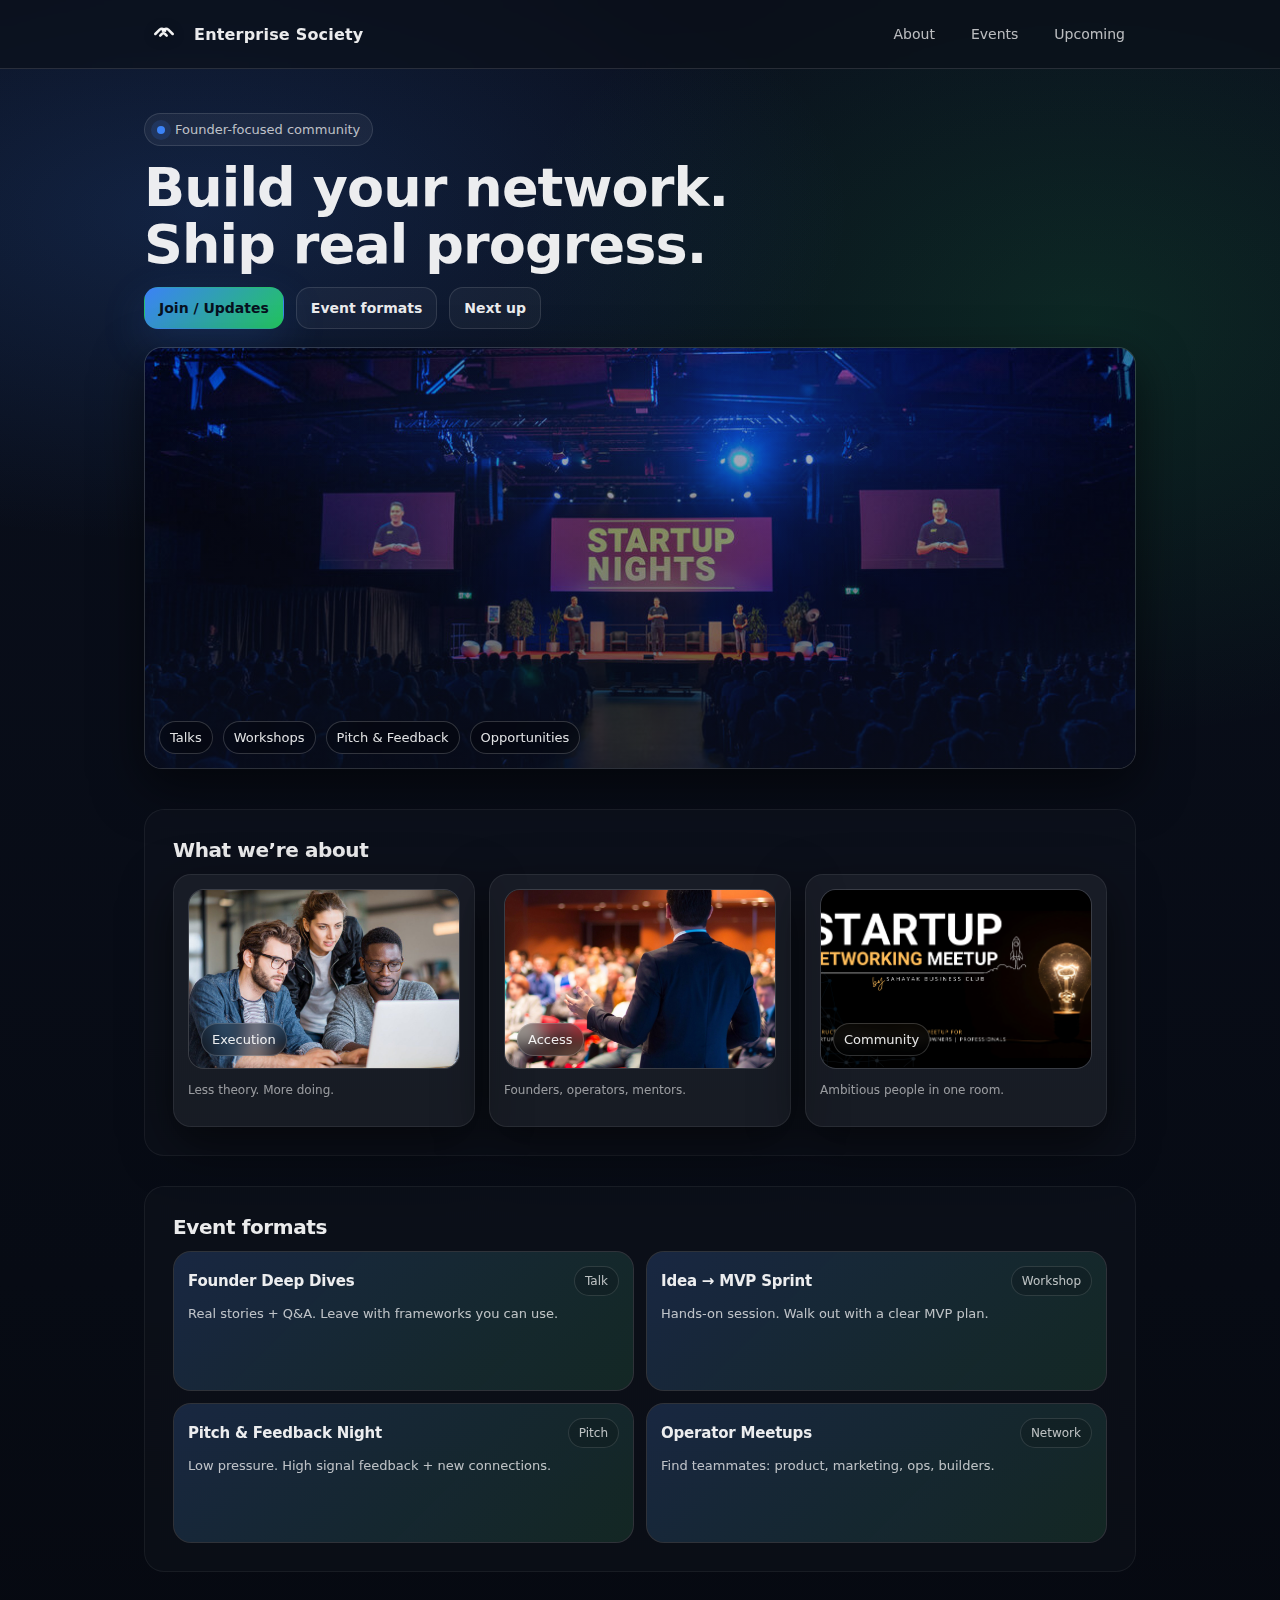
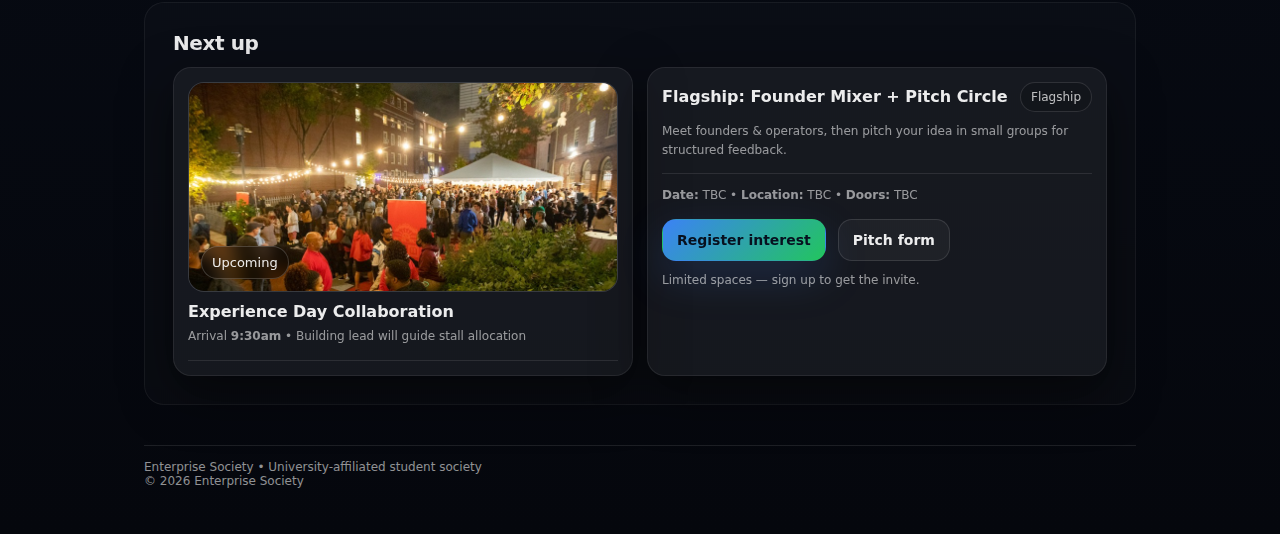
<file: index.html>
<!-- =========================
UPDATED index.html
Includes:
- Handshake icon (bigger, no blob) + Enterprise Society text
- Improved background + subtle noise + glass sections
- About cards are clickable → execution.html / access.html / community.html
- Event tiles clickable → separate interest form pages
- Connect section removed
- Join button goes to signup.html
========================= -->

<!doctype html>
<html lang="en">
<head>
  <meta charset="utf-8" />
  <meta name="viewport" content="width=device-width, initial-scale=1" />
  <title>Enterprise Society | Events & Community</title>
  <meta name="description" content="Enterprise Society: talks, workshops, pitch nights, and operator meetups at your university." />

  <style>
    :root{
      --card: rgba(255,255,255,0.06);
      --stroke: rgba(255,255,255,0.12);
      --text: rgba(255,255,255,0.92);
      --muted: rgba(255,255,255,0.72);
      --soft: rgba(255,255,255,0.56);
      --accent: #3b82f6;
      --accent2:#22c55e;
      --shadow: 0 18px 50px rgba(0,0,0,0.55);
      --radius: 18px;
      --max: 1040px;
    }

    *{ box-sizing:border-box; }
    html,body{
      margin:0; padding:0;
      font-family: ui-sans-serif, system-ui, -apple-system, Segoe UI, Roboto, Inter, Arial;
      background:
        radial-gradient(1200px 600px at 15% 10%, rgba(59,130,246,0.18), transparent 55%),
        radial-gradient(1000px 700px at 85% 15%, rgba(34,197,94,0.14), transparent 60%),
        linear-gradient(180deg, #0a0f1d 0%, #070b14 60%, #05070d 100%);
      color: var(--text);
      scroll-behavior:smooth;
    }
    a{ color:inherit; text-decoration:none; }

    /* subtle premium noise */
    body::before{
      content:"";
      position:fixed;
      inset:0;
      background-image:url("data:image/svg+xml,%3Csvg xmlns='http://www.w3.org/2000/svg' width='140' height='140' viewBox='0 0 140 140'%3E%3Cfilter id='n'%3E%3CfeTurbulence type='fractalNoise' baseFrequency='.8' numOctaves='2' stitchTiles='stitch'/%3E%3C/filter%3E%3Crect width='140' height='140' filter='url(%23n)' opacity='.02'/%3E%3C/svg%3E");
      pointer-events:none;
      z-index:-1;
    }

    /* NAV */
    .nav{
      position: sticky; top:0; z-index: 50;
      backdrop-filter: blur(10px);
      background: rgba(11,15,25,0.65);
      border-bottom: 1px solid var(--stroke);
    }
    .nav-inner{
      max-width: var(--max); margin:0 auto; padding: 14px 24px;
      display:flex; align-items:center; justify-content:space-between; gap:12px;
    }
    .brand{
      display:flex; align-items:center; gap:10px;
      font-weight:700;
      letter-spacing: 0.2px;
    }

    /* handshake icon bigger + NO blob */
    .logo{
      width:40px;
      height:40px;
      display:flex;
      align-items:center;
      justify-content:center;
      background:none;
      border:none;
      box-shadow:none;
      color: rgba(255,255,255,0.95);
      flex: 0 0 auto;
    }
    .logo svg{
      width:26px;
      height:26px;
      filter: drop-shadow(0 2px 6px rgba(0,0,0,0.35));
    }

    .navlinks{ display:flex; gap:14px; flex-wrap:wrap; }
    .navlinks a{
      color: var(--muted);
      font-size: 14px;
      padding: 8px 10px;
      border-radius: 12px;
      border: 1px solid transparent;
    }
    .navlinks a:hover{
      color: var(--text);
      border-color: var(--stroke);
      background: rgba(255,255,255,0.04);
    }

    .wrap{ max-width: var(--max); margin: 0 auto; padding: 24px; }

    /* HERO */
    .hero{ padding: 20px 0 10px; }
    h1{
      margin: 14px 0 10px;
      font-size: clamp(30px, 5vw, 54px);
      line-height: 1.05;
      letter-spacing: -0.9px;
    }
    .badge{
      display:inline-flex; gap:10px; align-items:center;
      padding: 8px 12px; border-radius: 999px;
      background: rgba(255,255,255,0.05);
      border: 1px solid var(--stroke);
      color: var(--muted);
      font-size: 13px;
    }
    .dot{
      width:8px; height:8px; border-radius:50%;
      background: var(--accent);
      box-shadow: 0 0 0 6px rgba(59,130,246,0.15);
    }

    .cta-row{ display:flex; gap:12px; flex-wrap:wrap; margin: 14px 0 18px; }
    .btn{
      display:inline-flex; align-items:center; justify-content:center; gap:10px;
      padding: 12px 14px;
      border-radius: 14px;
      border: 1px solid var(--stroke);
      background: rgba(255,255,255,0.04);
      color: var(--text);
      font-weight: 600;
      font-size: 14px;
      transition: transform .12s ease, background .12s ease, border-color .12s ease;
    }
    .btn:hover{ transform: translateY(-1px); background: rgba(255,255,255,0.06); }
    .btn.primary{
      background: linear-gradient(135deg, rgba(59,130,246,1), rgba(34,197,94,1));
      border-color: transparent;
      color: #07101f;
      box-shadow: 0 16px 45px rgba(59,130,246,0.18);
    }
    .btn.primary:hover{ transform: translateY(-2px); }

    .hero-media{
      margin-top: 14px;
      border-radius: var(--radius);
      overflow: hidden;
      border: 1px solid var(--stroke);
      background: rgba(255,255,255,0.03);
      box-shadow: var(--shadow);
      position: relative;
    }
    .hero-media img{
      width: 100%;
      height: 320px;
      object-fit: cover;
      display:block;
      filter: saturate(1.05);
    }
    @media (min-width: 820px){
      .hero-media img{ height: 420px; }
    }
    .overlay{
      position:absolute; inset:0;
      background:
        linear-gradient(180deg, rgba(10,15,29,0.15) 0%, rgba(10,15,29,0.75) 100%),
        radial-gradient(800px 300px at 50% 20%, rgba(59,130,246,0.18), transparent 60%);
      pointer-events:none;
    }
    .hero-stats{
      position:absolute; left: 14px; right: 14px; bottom: 14px;
      display:flex; gap:10px; flex-wrap:wrap;
    }
    .chip{
      padding: 8px 10px;
      border-radius: 999px;
      border: 1px solid rgba(255,255,255,0.18);
      background: rgba(0,0,0,0.28);
      color: rgba(255,255,255,0.88);
      font-size: 13px;
      backdrop-filter: blur(8px);
    }

    /* SECTIONS */
    .section{
      padding: 28px;
      margin: 30px 0 0;
      background: rgba(255,255,255,0.02);
      backdrop-filter: blur(6px);
      border-radius: 20px;
      border: 1px solid rgba(255,255,255,0.06);
    }
    .section-title{
      display:flex; align-items:flex-end; justify-content:space-between; gap: 12px; flex-wrap:wrap;
      margin-bottom: 12px;
    }
    .section-title h2{
      margin: 0;
      font-size: 20px;
      letter-spacing: -0.4px;
    }
    .section-title span{ color: var(--soft); font-size: 13px; }

    .grid{ display:grid; grid-template-columns: repeat(12, 1fr); gap: 14px; }

    /* card base */
    .card{
      grid-column: span 12;
      background: rgba(255,255,255,0.05);
      border: 1px solid rgba(255,255,255,0.08);
      border-radius: var(--radius);
      padding: 14px;
      box-shadow: var(--shadow);
    }
    .three{ grid-column: span 12; }
    .two{ grid-column: span 12; }
    @media (min-width: 820px){
      .three{ grid-column: span 4; }
      .two{ grid-column: span 6; }
    }

    .img-card{
      width:100%;
      height: 180px;
      border-radius: 16px;
      overflow:hidden;
      border: 1px solid var(--stroke);
      background: rgba(255,255,255,0.03);
      margin-bottom: 10px;
      position: relative;
    }
    .img-card img{ width:100%; height:100%; object-fit:cover; display:block; }
    .img-card .label{
      position:absolute; left:12px; bottom:12px;
      padding: 8px 10px;
      border-radius: 999px;
      border: 1px solid rgba(255,255,255,0.18);
      background: rgba(0,0,0,0.30);
      color: rgba(255,255,255,0.90);
      font-size: 13px;
      backdrop-filter: blur(8px);
    }

    /* clickable About cards */
    .link-card{
      display:block;
      text-decoration:none;
      color:inherit;
      cursor:pointer;
      transition: transform .12s ease, background .12s ease;
    }
    .link-card:hover{
      transform: translateY(-1px);
      background: rgba(255,255,255,0.06);
    }
    .link-card:focus-visible{
      outline: 3px solid rgba(59,130,246,0.45);
      outline-offset: 3px;
      border-radius: var(--radius);
    }

    /* EVENT TILES (clickable) */
    .tiles{ display:grid; grid-template-columns: 1fr; gap: 12px; }
    @media (min-width: 820px){ .tiles{ grid-template-columns: 1fr 1fr; } }

    .tile{
      display:block;
      border-radius: var(--radius);
      border: 1px solid var(--stroke);
      background: rgba(255,255,255,0.03);
      overflow:hidden;
      position: relative;
      min-height: 140px;
      cursor:pointer;
      transition: transform .12s ease, background .12s ease;
      text-decoration:none;
      color: inherit;
    }
    .tile:hover{ transform: translateY(-1px); background: rgba(255,255,255,0.04); }
    .tile:focus-visible{
      outline: 3px solid rgba(59,130,246,0.45);
      outline-offset: 3px;
      border-radius: var(--radius);
    }
    .tile .bg{
      position:absolute; inset:0;
      background: linear-gradient(135deg, rgba(59,130,246,0.16), rgba(34,197,94,0.10));
    }
    .tile .content{
      position:relative;
      padding: 14px;
      display:flex;
      flex-direction:column;
      gap: 8px;
    }
    .tile .top{ display:flex; align-items:center; justify-content:space-between; gap:10px; }
    .pill{
      padding: 7px 10px;
      border-radius: 999px;
      border: 1px solid var(--stroke);
      background: rgba(0,0,0,0.14);
      color: var(--muted);
      font-size: 12px;
      width: fit-content;
    }
    .tile h3{ margin:0; font-size: 15px; letter-spacing:-0.2px; }
    .tile p{ margin:0; color: var(--muted); font-size: 13px; line-height: 1.5; max-width: 62ch; }

    .divider{ height: 1px; background: var(--stroke); margin: 14px 0 0; opacity: .8; }
    .small{ font-size: 12px; color: var(--soft); line-height: 1.55; }

    .footer{ padding: 26px 0 10px; color: var(--soft); font-size: 12px; }
  </style>
</head>

<body>
  <div class="nav">
    <div class="nav-inner">
      <div class="brand">
        <div class="logo" aria-hidden="true">
          <!-- Handshake icon (bigger, no blob) -->
          <svg viewBox="0 0 24 24" fill="none" xmlns="http://www.w3.org/2000/svg">
            <path d="M4 12l4-4a3 3 0 0 1 4 0l1 1" stroke="currentColor" stroke-width="2.3" stroke-linecap="round" stroke-linejoin="round"/>
            <path d="M20 12l-4-4a3 3 0 0 0-4 0l-1 1" stroke="currentColor" stroke-width="2.3" stroke-linecap="round" stroke-linejoin="round"/>
            <path d="M8.5 13.5l1.5-1.5a2 2 0 0 1 3 0l1.5 1.5" stroke="currentColor" stroke-width="2.3" stroke-linecap="round" stroke-linejoin="round"/>
          </svg>
        </div>
        <div>Enterprise Society</div>
      </div>

      <div class="navlinks">
        <a href="about.html">About</a>
        <a href="#events">Events</a>
        <a href="#upcoming">Upcoming</a>
      </div>
    </div>
  </div>

  <main class="wrap">
    <!-- HERO -->
    <section class="hero" id="top">
      <div class="badge"><span class="dot"></span> Founder-focused community</div>
      <h1>Build your network.<br/>Ship real progress.</h1>

      <div class="cta-row">
        <a class="btn primary" href="signup.html">Join / Updates</a>
        <a class="btn" href="#events">Event formats</a>
        <a class="btn" href="#upcoming">Next up</a>
      </div>

      <div class="hero-media">
        <img src="images/hero.jpg" alt="Enterprise society event" loading="lazy">
        <div class="overlay" aria-hidden="true"></div>
        <div class="hero-stats">
          <span class="chip">Talks</span>
          <span class="chip">Workshops</span>
          <span class="chip">Pitch & Feedback</span>
          <span class="chip">Opportunities</span>
        </div>
      </div>
    </section>

    <!-- ABOUT -->
    <section class="section" id="about">
      <div class="section-title">
        <h2>What we’re about</h2>
      </div>

      <div class="grid">
        <a class="card three link-card" href="execution.html" aria-label="Learn more: Execution">
          <div class="img-card">
            <img src="images/execution.jpg" alt="Execution" loading="lazy">
            <div class="label">Execution</div>
          </div>
          <p class="small">Less theory. More doing.</p>
        </a>

        <a class="card three link-card" href="access.html" aria-label="Learn more: Access">
          <div class="img-card">
            <img src="images/access.jpg" alt="Access" loading="lazy">
            <div class="label">Access</div>
          </div>
          <p class="small">Founders, operators, mentors.</p>
        </a>

        <a class="card three link-card" href="community.html" aria-label="Learn more: Community">
          <div class="img-card">
            <img src="images/community.jpg" alt="Community" loading="lazy">
            <div class="label">Community</div>
          </div>
          <p class="small">Ambitious people in one room.</p>
        </a>
      </div>
    </section>

    <!-- EVENTS -->
    <section class="section" id="events">
      <div class="section-title">
        <h2>Event formats</h2>
      </div>

      <div class="tiles">
        <a class="tile" href="forms-founder.html" aria-label="Interest form: Founder Deep Dives">
          <div class="bg" aria-hidden="true"></div>
          <div class="content">
            <div class="top">
              <h3>Founder Deep Dives</h3>
              <span class="pill">Talk</span>
            </div>
            <p>Real stories + Q&A. Leave with frameworks you can use.</p>
          </div>
        </a>

        <a class="tile" href="forms-mvp.html" aria-label="Interest form: Idea to MVP Sprint">
          <div class="bg" aria-hidden="true"></div>
          <div class="content">
            <div class="top">
              <h3>Idea → MVP Sprint</h3>
              <span class="pill">Workshop</span>
            </div>
            <p>Hands-on session. Walk out with a clear MVP plan.</p>
          </div>
        </a>

        <a class="tile" href="forms-pitch.html" aria-label="Interest form: Pitch & Feedback Night">
          <div class="bg" aria-hidden="true"></div>
          <div class="content">
            <div class="top">
              <h3>Pitch & Feedback Night</h3>
              <span class="pill">Pitch</span>
            </div>
            <p>Low pressure. High signal feedback + new connections.</p>
          </div>
        </a>

        <a class="tile" href="forms-operators.html" aria-label="Interest form: Operator Meetups">
          <div class="bg" aria-hidden="true"></div>
          <div class="content">
            <div class="top">
              <h3>Operator Meetups</h3>
              <span class="pill">Network</span>
            </div>
            <p>Find teammates: product, marketing, ops, builders.</p>
          </div>
        </a>
      </div>
    </section>

    <!-- UPCOMING -->
    <section class="section" id="upcoming">
      <div class="section-title">
        <h2>Next up</h2>
      </div>

      <div class="grid">
        <div class="card two">
          <div class="img-card" style="height:210px;">
            <img src="images/upcoming.jpg" alt="Upcoming event" loading="lazy">
            <div class="label">Upcoming</div>
          </div>

          <h3 style="margin:0 0 6px; font-size:16px;">Experience Day Collaboration</h3>
          <p class="small" style="margin:0;">
            Arrival <strong>9:30am</strong> • Building lead will guide stall allocation
          </p>
          <div class="divider"></div>
        </div>

        <div class="card two">
          <div style="display:flex; align-items:center; justify-content:space-between; gap:10px; flex-wrap:wrap;">
            <h3 style="margin:0; font-size:16px;">Flagship: Founder Mixer + Pitch Circle</h3>
            <span class="pill">Flagship</span>
          </div>

          <p class="small" style="margin:10px 0 0;">
            Meet founders & operators, then pitch your idea in small groups for structured feedback.
          </p>

          <div class="divider"></div>

          <p class="small" style="margin:12px 0 0;">
            <strong>Date:</strong> TBC • <strong>Location:</strong> TBC • <strong>Doors:</strong> TBC
          </p>

          <div class="cta-row" style="margin:14px 0 0;">
            <a class="btn primary" href="signup.html">Register interest</a>
            <a class="btn" href="forms-pitch.html">Pitch form</a>
          </div>

          <p class="small" style="margin:10px 0 0;">Limited spaces — sign up to get the invite.</p>
        </div>
      </div>
    </section>

    <div class="footer">
      <div class="divider"></div>
      <p style="margin-top:14px;">
        Enterprise Society • University-affiliated student society<br/>
        © <span id="year"></span> Enterprise Society
      </p>
    </div>
  </main>

  <script>
    document.getElementById("year").textContent = new Date().getFullYear();
  </script>
</body>
</html>
</file>
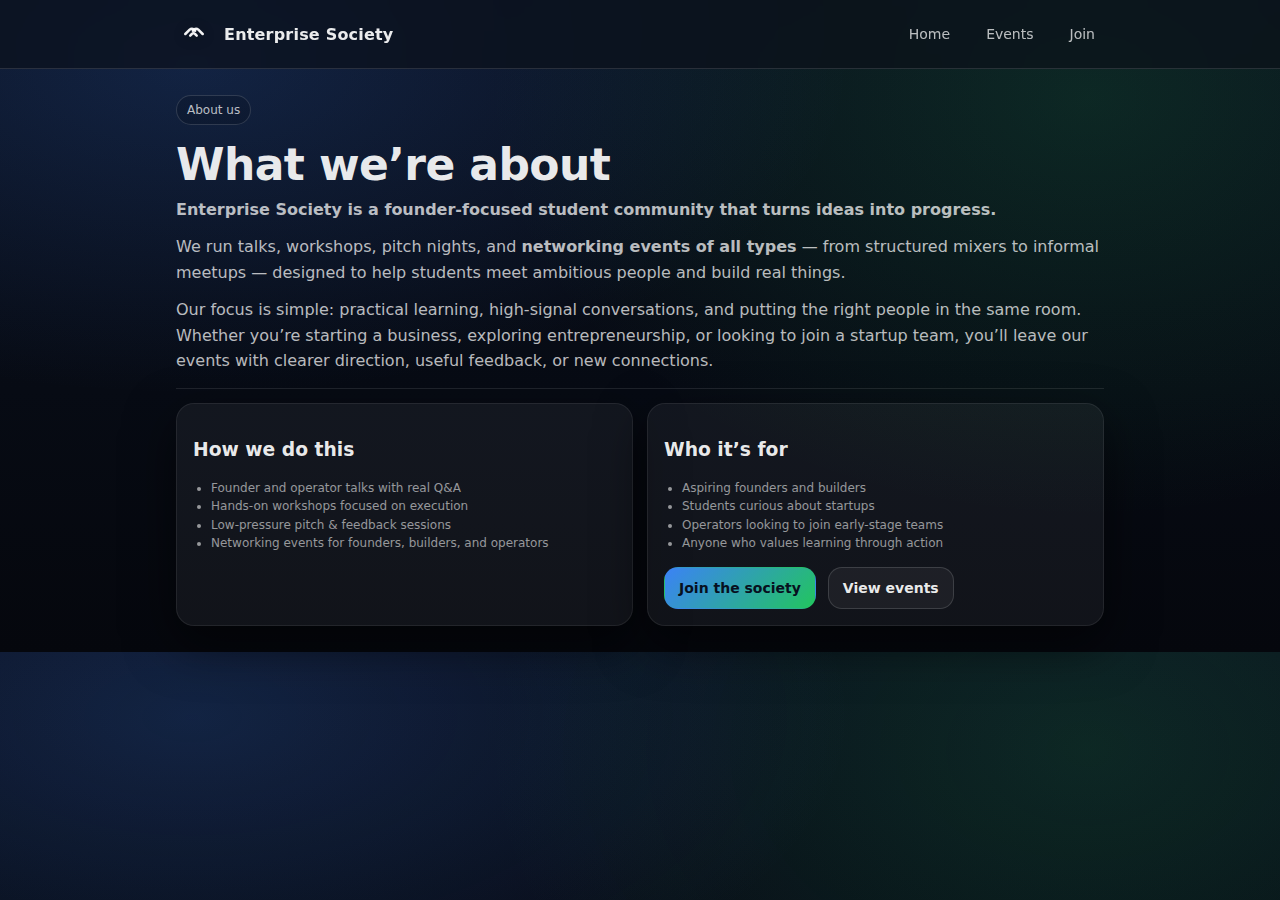
<file: about.html>
<!doctype html>
<html lang="en">
<head>
  <meta charset="utf-8" />
  <meta name="viewport" content="width=device-width, initial-scale=1" />
  <title>About | Enterprise Society</title>
  <meta name="description" content="Learn what the Enterprise Society is about: practical learning, networking, and building real things." />

  <!-- Use SAME styles as index for consistency -->
  <link rel="stylesheet" href="about-pages.css">
</head>

<body>
  <!-- NAV -->
  <div class="nav">
    <div class="nav-inner">
      <div class="brand">
        <div class="logo" aria-hidden="true">
          <!-- Handshake icon -->
          <svg viewBox="0 0 24 24" fill="none" xmlns="http://www.w3.org/2000/svg">
            <path d="M4 12l4-4a3 3 0 0 1 4 0l1 1" stroke="currentColor" stroke-width="2.3" stroke-linecap="round" stroke-linejoin="round"/>
            <path d="M20 12l-4-4a3 3 0 0 0-4 0l-1 1" stroke="currentColor" stroke-width="2.3" stroke-linecap="round" stroke-linejoin="round"/>
            <path d="M8.5 13.5l1.5-1.5a2 2 0 0 1 3 0l1.5 1.5" stroke="currentColor" stroke-width="2.3" stroke-linecap="round" stroke-linejoin="round"/>
          </svg>
        </div>
        <div>Enterprise Society</div>
      </div>

      <div class="navlinks">
        <a href="index.html">Home</a>
        <a href="index.html#events">Events</a>
        <a href="signup.html">Join</a>
      </div>
    </div>
  </div>

  <!-- CONTENT -->
  <main class="wrap">
    <span class="pill">About us</span>
    <h1>What we’re about</h1>

    <p>
      <strong>Enterprise Society is a founder-focused student community that turns ideas into progress.</strong>
    </p>

    <p>
      We run talks, workshops, pitch nights, and <strong>networking events of all types</strong> — from structured mixers
      to informal meetups — designed to help students meet ambitious people and build real things.
    </p>

    <p>
      Our focus is simple: practical learning, high-signal conversations, and putting the right people in the same room.
      Whether you’re starting a business, exploring entrepreneurship, or looking to join a startup team, you’ll leave
      our events with clearer direction, useful feedback, or new connections.
    </p>

    <div class="divider"></div>

    <div class="grid">
      <section class="card">
        <h3>How we do this</h3>
        <ul class="small" style="padding-left:18px; margin:0;">
          <li>Founder and operator talks with real Q&A</li>
          <li>Hands-on workshops focused on execution</li>
          <li>Low-pressure pitch & feedback sessions</li>
          <li>Networking events for founders, builders, and operators</li>
        </ul>
      </section>

      <section class="card">
        <h3>Who it’s for</h3>
        <ul class="small" style="padding-left:18px; margin:0;">
          <li>Aspiring founders and builders</li>
          <li>Students curious about startups</li>
          <li>Operators looking to join early-stage teams</li>
          <li>Anyone who values learning through action</li>
        </ul>

        <div class="actions" style="margin-top:14px;">
          <a class="btn primary" href="signup.html">Join the society</a>
          <a class="btn" href="index.html#events">View events</a>
        </div>
      </section>
    </div>
  </main>
</body>
</html>
</file>
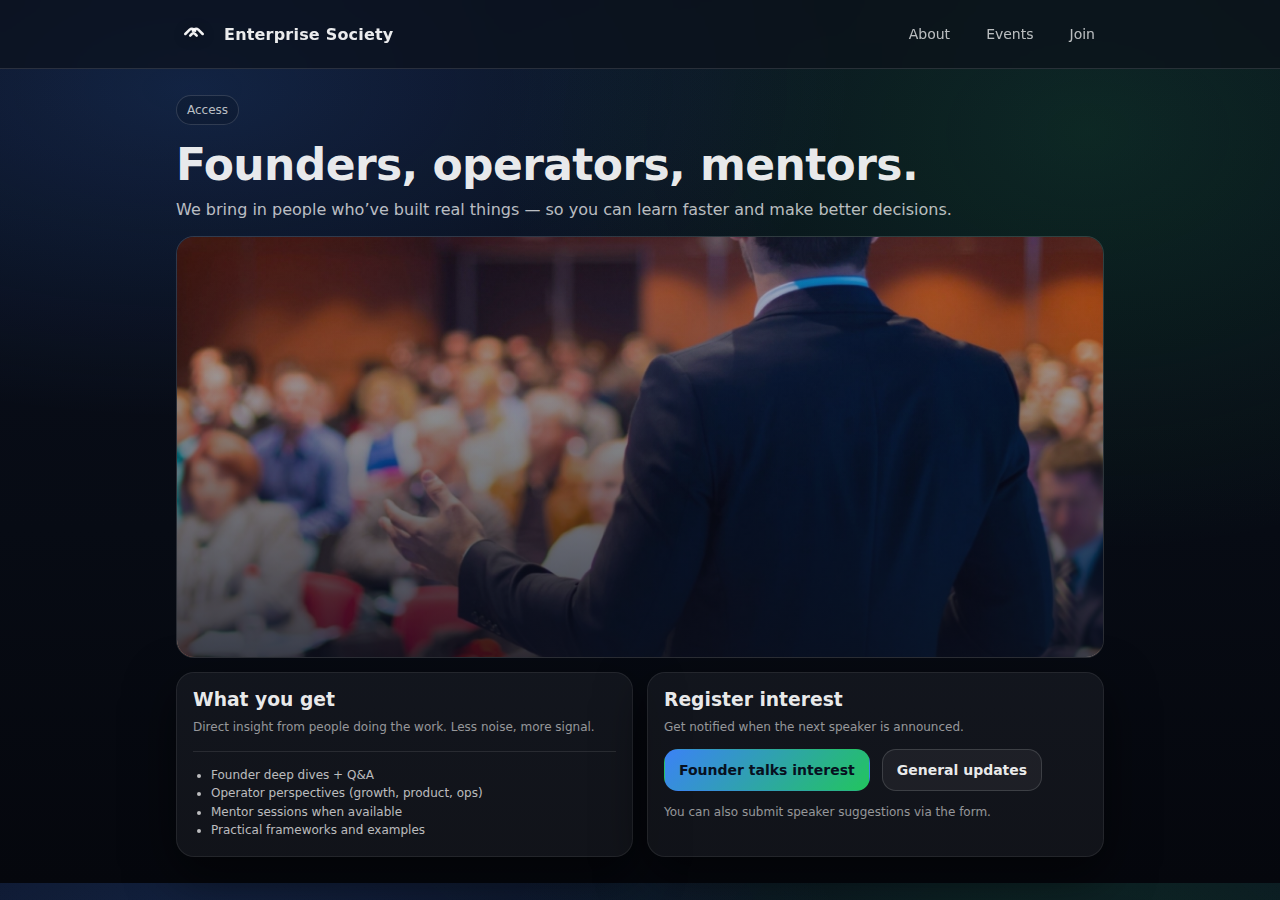
<file: access.html>
<!doctype html>
<html lang="en">
<head>
  <meta charset="utf-8" />
  <meta name="viewport" content="width=device-width, initial-scale=1" />
  <title>Access | Enterprise Society</title>
  <meta name="description" content="Access: founders, operators, mentors." />
  <link rel="stylesheet" href="about-pages.css">
</head>
<body>
  <div class="nav">
    <div class="nav-inner">
      <div class="brand">
        <div class="logo" aria-hidden="true">
          <svg viewBox="0 0 24 24" fill="none" xmlns="http://www.w3.org/2000/svg">
            <path d="M4 12l4-4a3 3 0 0 1 4 0l1 1" stroke="currentColor" stroke-width="2.3" stroke-linecap="round" stroke-linejoin="round"/>
            <path d="M20 12l-4-4a3 3 0 0 0-4 0l-1 1" stroke="currentColor" stroke-width="2.3" stroke-linecap="round" stroke-linejoin="round"/>
            <path d="M8.5 13.5l1.5-1.5a2 2 0 0 1 3 0l1.5 1.5" stroke="currentColor" stroke-width="2.3" stroke-linecap="round" stroke-linejoin="round"/>
          </svg>
        </div>
        <div>Enterprise Society</div>
      </div>

      <div class="navlinks">
        <a href="index.html#about">About</a>
        <a href="index.html#events">Events</a>
        <a href="signup.html">Join</a>
      </div>
    </div>
  </div>

  <main class="wrap">
    <span class="pill">Access</span>
    <h1>Founders, operators, mentors.</h1>
    <p>We bring in people who’ve built real things — so you can learn faster and make better decisions.</p>

    <div class="hero-media">
      <img src="images/access.jpg" alt="Speaker session" loading="lazy">
      <div class="overlay" aria-hidden="true"></div>
    </div>

    <div class="grid">
      <section class="card">
        <h3 style="margin:0 0 8px;">What you get</h3>
        <p class="small">Direct insight from people doing the work. Less noise, more signal.</p>
        <div class="divider"></div>
        <ul class="small" style="margin:0; padding-left: 18px; color: var(--muted);">
          <li>Founder deep dives + Q&A</li>
          <li>Operator perspectives (growth, product, ops)</li>
          <li>Mentor sessions when available</li>
          <li>Practical frameworks and examples</li>
        </ul>
      </section>

      <section class="card">
        <h3 style="margin:0 0 8px;">Register interest</h3>
        <p class="small">Get notified when the next speaker is announced.</p>
        <div class="actions">
          <a class="btn primary" href="forms-founder.html">Founder talks interest</a>
          <a class="btn" href="signup.html">General updates</a>
        </div>
        <p class="small" style="margin-top:12px;">You can also submit speaker suggestions via the form.</p>
      </section>
    </div>
  </main>
</body>
</html>
</file>
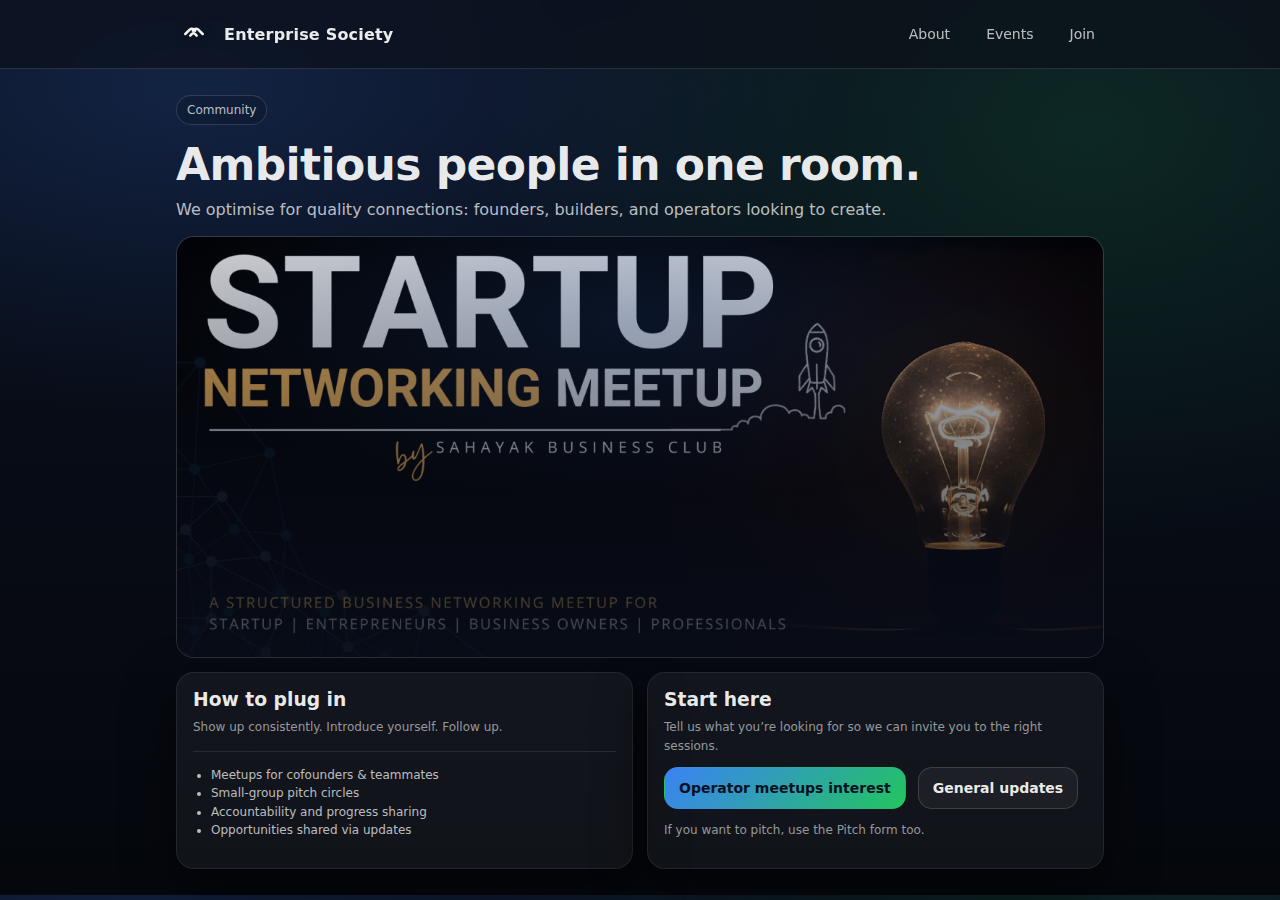
<file: community.html>
<!doctype html>
<html lang="en">
<head>
  <meta charset="utf-8" />
  <meta name="viewport" content="width=device-width, initial-scale=1" />
  <title>Community | Enterprise Society</title>
  <meta name="description" content="Community: ambitious people in one room." />
  <link rel="stylesheet" href="about-pages.css">
</head>
<body>
  <div class="nav">
    <div class="nav-inner">
      <div class="brand">
        <div class="logo" aria-hidden="true">
          <svg viewBox="0 0 24 24" fill="none" xmlns="http://www.w3.org/2000/svg">
            <path d="M4 12l4-4a3 3 0 0 1 4 0l1 1" stroke="currentColor" stroke-width="2.3" stroke-linecap="round" stroke-linejoin="round"/>
            <path d="M20 12l-4-4a3 3 0 0 0-4 0l-1 1" stroke="currentColor" stroke-width="2.3" stroke-linecap="round" stroke-linejoin="round"/>
            <path d="M8.5 13.5l1.5-1.5a2 2 0 0 1 3 0l1.5 1.5" stroke="currentColor" stroke-width="2.3" stroke-linecap="round" stroke-linejoin="round"/>
          </svg>
        </div>
        <div>Enterprise Society</div>
      </div>

      <div class="navlinks">
        <a href="index.html#about">About</a>
        <a href="index.html#events">Events</a>
        <a href="signup.html">Join</a>
      </div>
    </div>
  </div>

  <main class="wrap">
    <span class="pill">Community</span>
    <h1>Ambitious people in one room.</h1>
    <p>We optimise for quality connections: founders, builders, and operators looking to create.</p>

    <div class="hero-media">
      <img src="images/community.jpg" alt="Networking meetup" loading="lazy">
      <div class="overlay" aria-hidden="true"></div>
    </div>

    <div class="grid">
      <section class="card">
        <h3 style="margin:0 0 8px;">How to plug in</h3>
        <p class="small">Show up consistently. Introduce yourself. Follow up.</p>
        <div class="divider"></div>
        <ul class="small" style="margin:0; padding-left: 18px; color: var(--muted);">
          <li>Meetups for cofounders & teammates</li>
          <li>Small-group pitch circles</li>
          <li>Accountability and progress sharing</li>
          <li>Opportunities shared via updates</li>
        </ul>
      </section>

      <section class="card">
        <h3 style="margin:0 0 8px;">Start here</h3>
        <p class="small">Tell us what you’re looking for so we can invite you to the right sessions.</p>
        <div class="actions">
          <a class="btn primary" href="forms-operators.html">Operator meetups interest</a>
          <a class="btn" href="signup.html">General updates</a>
        </div>
        <p class="small" style="margin-top:12px;">If you want to pitch, use the Pitch form too.</p>
      </section>
    </div>
  </main>
</body>
</html>
</file>
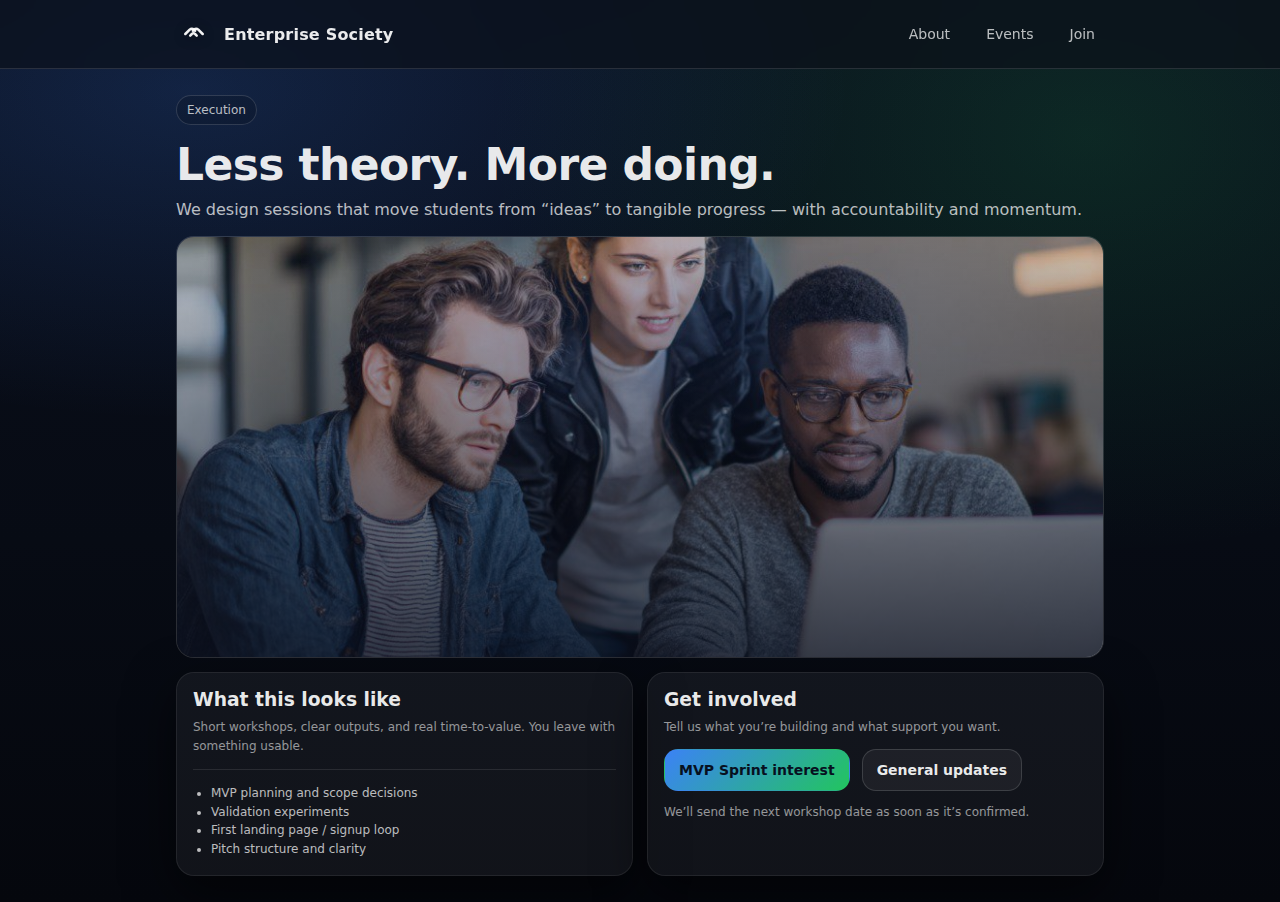
<file: execution.html>
<!doctype html>
<html lang="en">
<head>
  <meta charset="utf-8" />
  <meta name="viewport" content="width=device-width, initial-scale=1" />
  <title>Execution | Enterprise Society</title>
  <meta name="description" content="Execution: less theory, more doing." />
  <link rel="stylesheet" href="about-pages.css">
</head>
<body>
  <div class="nav">
    <div class="nav-inner">
      <div class="brand">
        <div class="logo" aria-hidden="true">
          <svg viewBox="0 0 24 24" fill="none" xmlns="http://www.w3.org/2000/svg">
            <path d="M4 12l4-4a3 3 0 0 1 4 0l1 1" stroke="currentColor" stroke-width="2.3" stroke-linecap="round" stroke-linejoin="round"/>
            <path d="M20 12l-4-4a3 3 0 0 0-4 0l-1 1" stroke="currentColor" stroke-width="2.3" stroke-linecap="round" stroke-linejoin="round"/>
            <path d="M8.5 13.5l1.5-1.5a2 2 0 0 1 3 0l1.5 1.5" stroke="currentColor" stroke-width="2.3" stroke-linecap="round" stroke-linejoin="round"/>
          </svg>
        </div>
        <div>Enterprise Society</div>
      </div>

      <div class="navlinks">
        <a href="index.html#about">About</a>
        <a href="index.html#events">Events</a>
        <a href="signup.html">Join</a>
      </div>
    </div>
  </div>

  <main class="wrap">
    <span class="pill">Execution</span>
    <h1>Less theory. More doing.</h1>
    <p>We design sessions that move students from “ideas” to tangible progress — with accountability and momentum.</p>

    <div class="hero-media">
      <img src="images/execution.jpg" alt="Students working together" loading="lazy">
      <div class="overlay" aria-hidden="true"></div>
    </div>

    <div class="grid">
      <section class="card">
        <h3 style="margin:0 0 8px;">What this looks like</h3>
        <p class="small">Short workshops, clear outputs, and real time-to-value. You leave with something usable.</p>
        <div class="divider"></div>
        <ul class="small" style="margin:0; padding-left: 18px; color: var(--muted);">
          <li>MVP planning and scope decisions</li>
          <li>Validation experiments</li>
          <li>First landing page / signup loop</li>
          <li>Pitch structure and clarity</li>
        </ul>
      </section>

      <section class="card">
        <h3 style="margin:0 0 8px;">Get involved</h3>
        <p class="small">Tell us what you’re building and what support you want.</p>
        <div class="actions">
          <a class="btn primary" href="forms-mvp.html">MVP Sprint interest</a>
          <a class="btn" href="signup.html">General updates</a>
        </div>
        <p class="small" style="margin-top:12px;">We’ll send the next workshop date as soon as it’s confirmed.</p>
      </section>
    </div>
  </main>
</body>
</html>
</file>
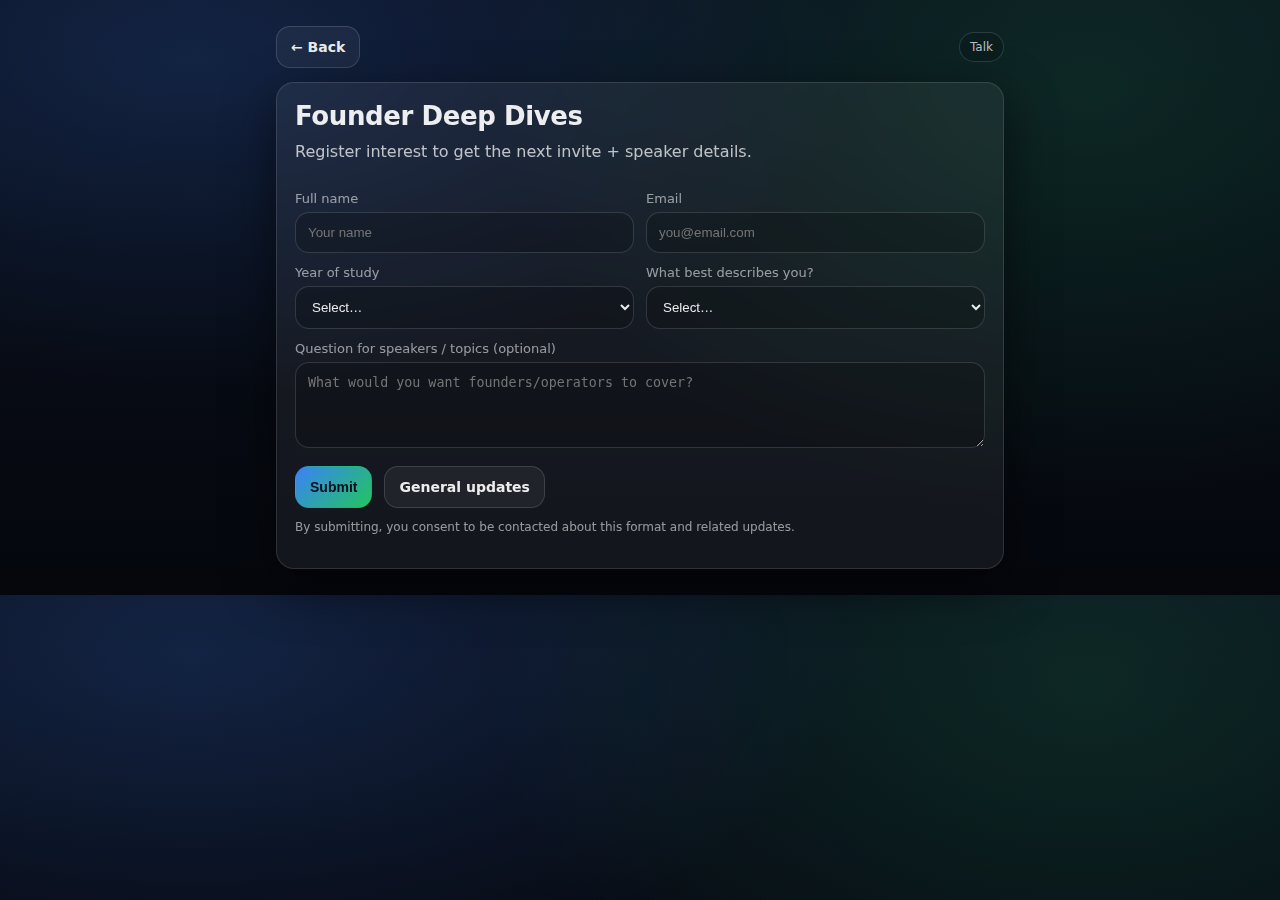
<file: forms-founder.html>
<!doctype html>
<html lang="en">
<head>
  <meta charset="utf-8" />
  <meta name="viewport" content="width=device-width, initial-scale=1" />
  <title>Founder Deep Dives | Interest Form</title>
  <link rel="stylesheet" href="forms-shared.css">
</head>
<body>
  <main class="wrap">
    <div class="topbar">
      <a class="btn" href="index.html#events">← Back</a>
      <span class="pill">Talk</span>
    </div>

    <section class="card">
      <h1>Founder Deep Dives</h1>
      <p>Register interest to get the next invite + speaker details.</p>

      <form action="https://formspree.io/f/xpqjzqzn" method="POST">
        <input type="hidden" name="_redirect" value="https://dansok4.github.io/enterprise-society-site/thanks.html">
<input type="hidden" name="form_type" value="Founder Deep Dives">
<input type="hidden" name="source" value="Enterprise Society website">
        <input type="hidden" name="track" value="Founder Deep Dives" />
        

        <div class="row">
          <div>
            <label for="name">Full name</label>
            <input id="name" name="name" type="text" required placeholder="Your name" />
          </div>
          <div>
            <label for="email">Email</label>
            <input id="email" name="email" type="email" required placeholder="you@email.com" />
          </div>
        </div>

        <div class="row">
          <div>
            <label for="year">Year of study</label>
            <select id="year" name="year" required>
              <option value="" disabled selected>Select…</option>
              <option>Foundation</option><option>Year 1</option><option>Year 2</option><option>Year 3</option><option>Postgraduate</option><option>Other</option>
            </select>
          </div>
          <div>
            <label for="role">What best describes you?</label>
            <select id="role" name="role" required>
              <option value="" disabled selected>Select…</option>
              <option>Aspiring founder</option>
              <option>Operator (product/marketing/ops)</option>
              <option>Just exploring</option>
            </select>
          </div>
        </div>

        <label for="note">Question for speakers / topics (optional)</label>
        <textarea id="note" name="note" rows="4" placeholder="What would you want founders/operators to cover?"></textarea>

        <div class="actions">
          <button class="btn primary" type="submit">Submit</button>
          <a class="btn" href="signup.html">General updates</a>
        </div>

        <p class="small">By submitting, you consent to be contacted about this format and related updates.</p>
      </form>
    </section>
  </main>
</body>
</html>
</file>
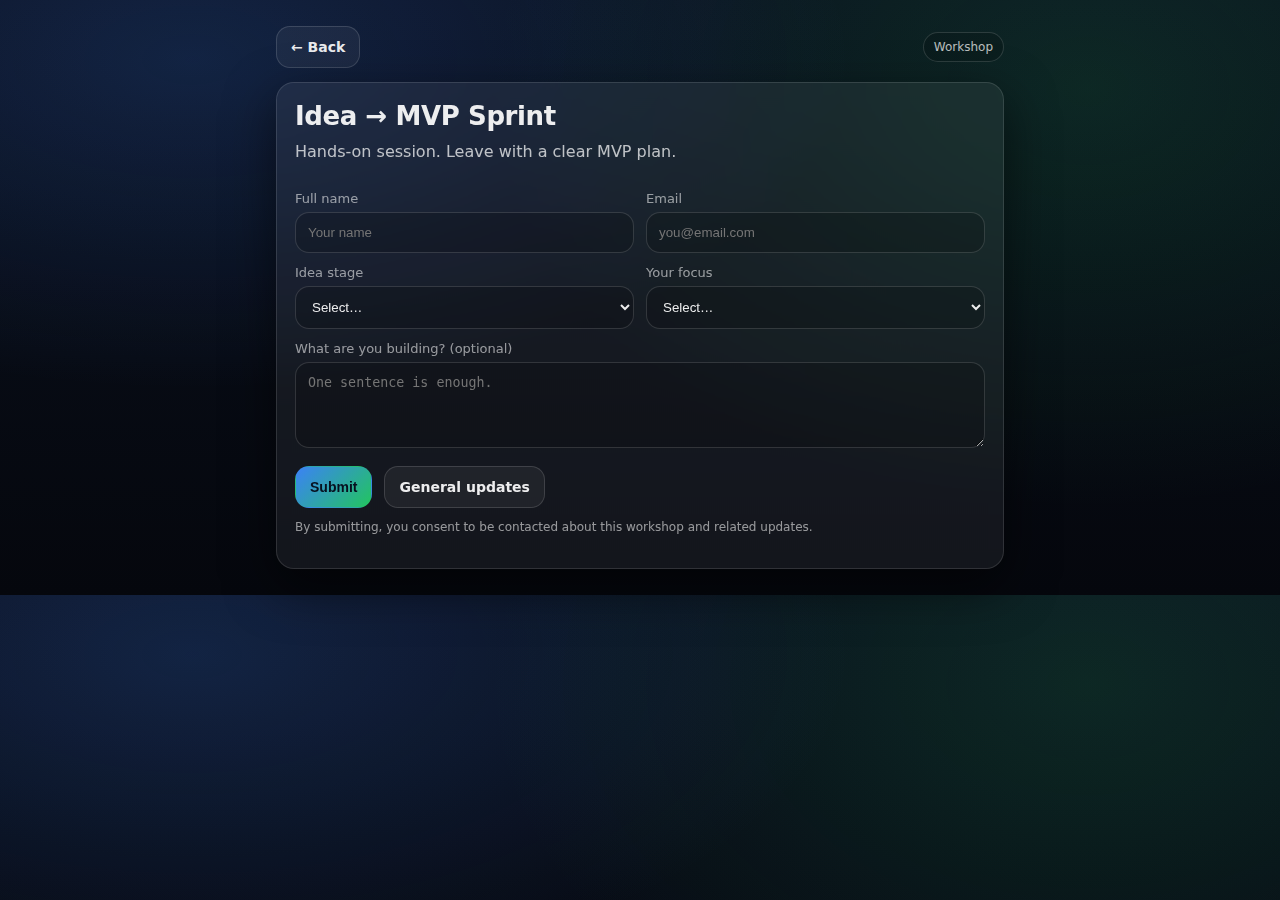
<file: forms-mvp.html>
<!doctype html>
<html lang="en">
<head>
  <meta charset="utf-8" />
  <meta name="viewport" content="width=device-width, initial-scale=1" />
  <title>Idea → MVP Sprint | Interest Form</title>
  <link rel="stylesheet" href="forms-shared.css">
</head>
<body>
  <main class="wrap">
    <div class="topbar">
      <a class="btn" href="index.html#events">← Back</a>
      <span class="pill">Workshop</span>
    </div>

    <section class="card">
      <h1>Idea → MVP Sprint</h1>
      <p>Hands-on session. Leave with a clear MVP plan.</p>

      <form action="https://formspree.io/f/xpqjzqzn" method="POST">
        <input type="hidden" name="_redirect" value="https://dansok4.github.io/enterprise-society-site/thanks.html">
<input type="hidden" name="form_type" value="Idea → MVP Sprint">
<input type="hidden" name="source" value="Enterprise Society website">
        <input type="hidden" name="track" value="Idea → MVP Sprint" />
        
        <div class="row">
          <div>
            <label for="name">Full name</label>
            <input id="name" name="name" type="text" required placeholder="Your name" />
          </div>
          <div>
            <label for="email">Email</label>
            <input id="email" name="email" type="email" required placeholder="you@email.com" />
          </div>
        </div>

        <div class="row">
          <div>
            <label for="stage">Idea stage</label>
            <select id="stage" name="stage" required>
              <option value="" disabled selected>Select…</option>
              <option>Just an idea</option>
              <option>Validating</option>
              <option>Building MVP</option>
              <option>Already launched</option>
            </select>
          </div>
          <div>
            <label for="focus">Your focus</label>
            <select id="focus" name="focus" required>
              <option value="" disabled selected>Select…</option>
              <option>Product</option>
              <option>Tech</option>
              <option>Marketing</option>
              <option>Ops</option>
              <option>Business / Sales</option>
            </select>
          </div>
        </div>

        <label for="note">What are you building? (optional)</label>
        <textarea id="note" name="note" rows="4" placeholder="One sentence is enough."></textarea>

        <div class="actions">
          <button class="btn primary" type="submit">Submit</button>
          <a class="btn" href="signup.html">General updates</a>
        </div>

        <p class="small">By submitting, you consent to be contacted about this workshop and related updates.</p>
      </form>
    </section>
  </main>
</body>
</html>
</file>
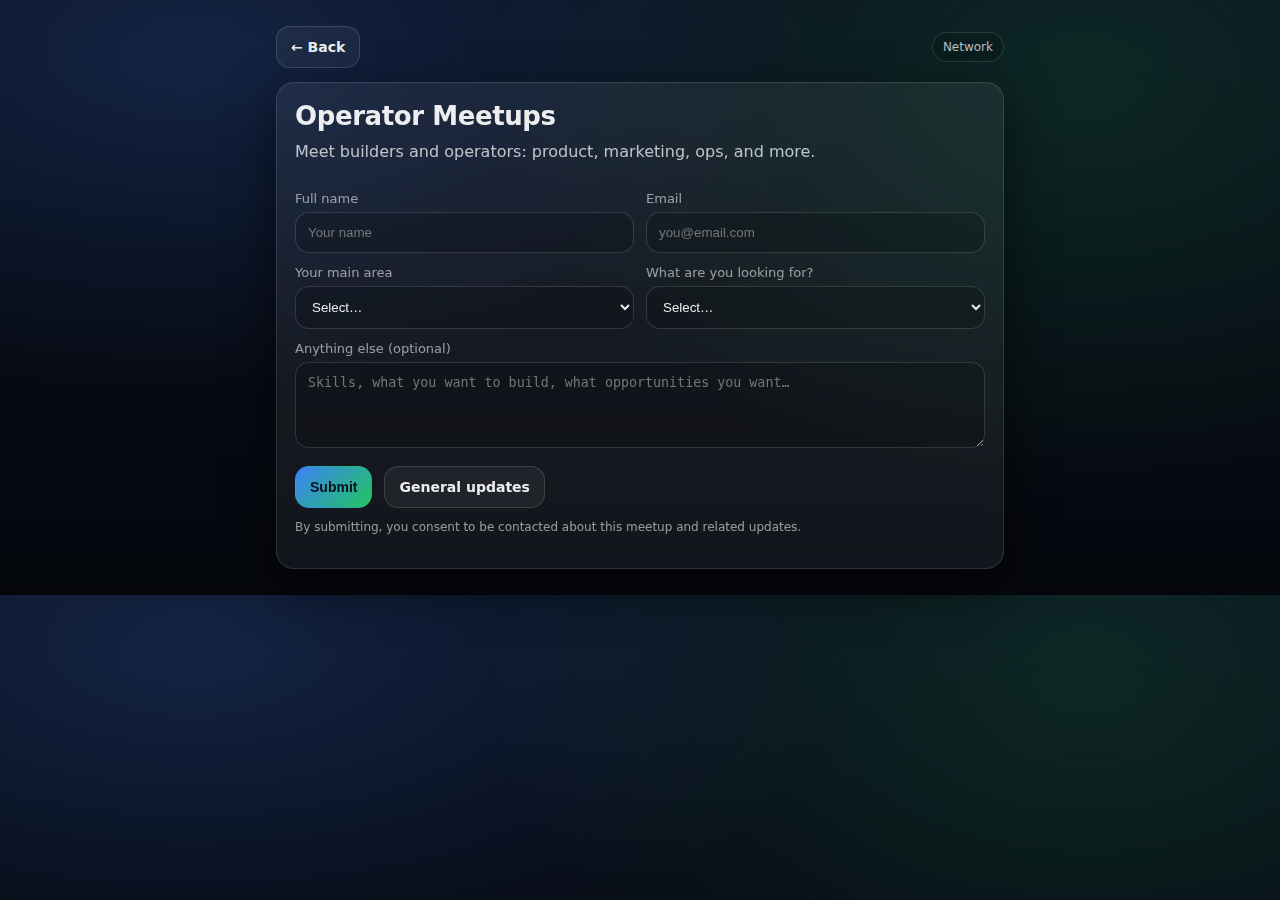
<file: forms-operators.html>
<!doctype html>
<html lang="en">
<head>
  <meta charset="utf-8" />
  <meta name="viewport" content="width=device-width, initial-scale=1" />
  <title>Operator Meetups | Interest Form</title>
  <meta name="description" content="Register interest for Operator Meetups." />
  <link rel="stylesheet" href="forms-shared.css">
</head>
<body>
  <main class="wrap">
    <div class="topbar">
      <a class="btn" href="index.html#events">← Back</a>
      <span class="pill">Network</span>
    </div>

    <section class="card">
      <h1>Operator Meetups</h1>
      <p>Meet builders and operators: product, marketing, ops, and more.</p>

      <form name="interest-operator-meetups" method="POST" data-netlify="true" netlify-honeypot="bot-field" action="/thanks.html">
        <input type="hidden" name="form-name" value="interest-operator-meetups" />
        <input type="hidden" name="track" value="Operator Meetups" />
        <p style="display:none;"><label>Don’t fill this out: <input name="bot-field" /></label></p>

        <div class="row">
          <div>
            <label for="name">Full name</label>
            <input id="name" name="name" type="text" required placeholder="Your name" />
          </div>
          <div>
            <label for="email">Email</label>
            <input id="email" name="email" type="email" required placeholder="you@email.com" />
          </div>
        </div>

        <div class="row">
          <div>
            <label for="area">Your main area</label>
            <select id="area" name="area" required>
              <option value="" disabled selected>Select…</option>
              <option>Product</option>
              <option>Marketing / Growth</option>
              <option>Operations</option>
              <option>Design</option>
              <option>Engineering / Tech</option>
              <option>Sales</option>
              <option>Finance</option>
            </select>
          </div>
          <div>
            <label for="seeking">What are you looking for?</label>
            <select id="seeking" name="seeking" required>
              <option value="" disabled selected>Select…</option>
              <option>Join a startup team</option>
              <option>Find a cofounder</option>
              <option>Learn + network</option>
              <option>Hire teammates</option>
            </select>
          </div>
        </div>

        <label for="note">Anything else (optional)</label>
        <textarea id="note" name="note" rows="4" placeholder="Skills, what you want to build, what opportunities you want…"></textarea>

        <div class="actions">
          <button class="btn primary" type="submit">Submit</button>
          <a class="btn" href="signup.html">General updates</a>
        </div>

        <p class="small">By submitting, you consent to be contacted about this meetup and related updates.</p>
      </form>
    </section>
  </main>
</body>
</html>
</file>
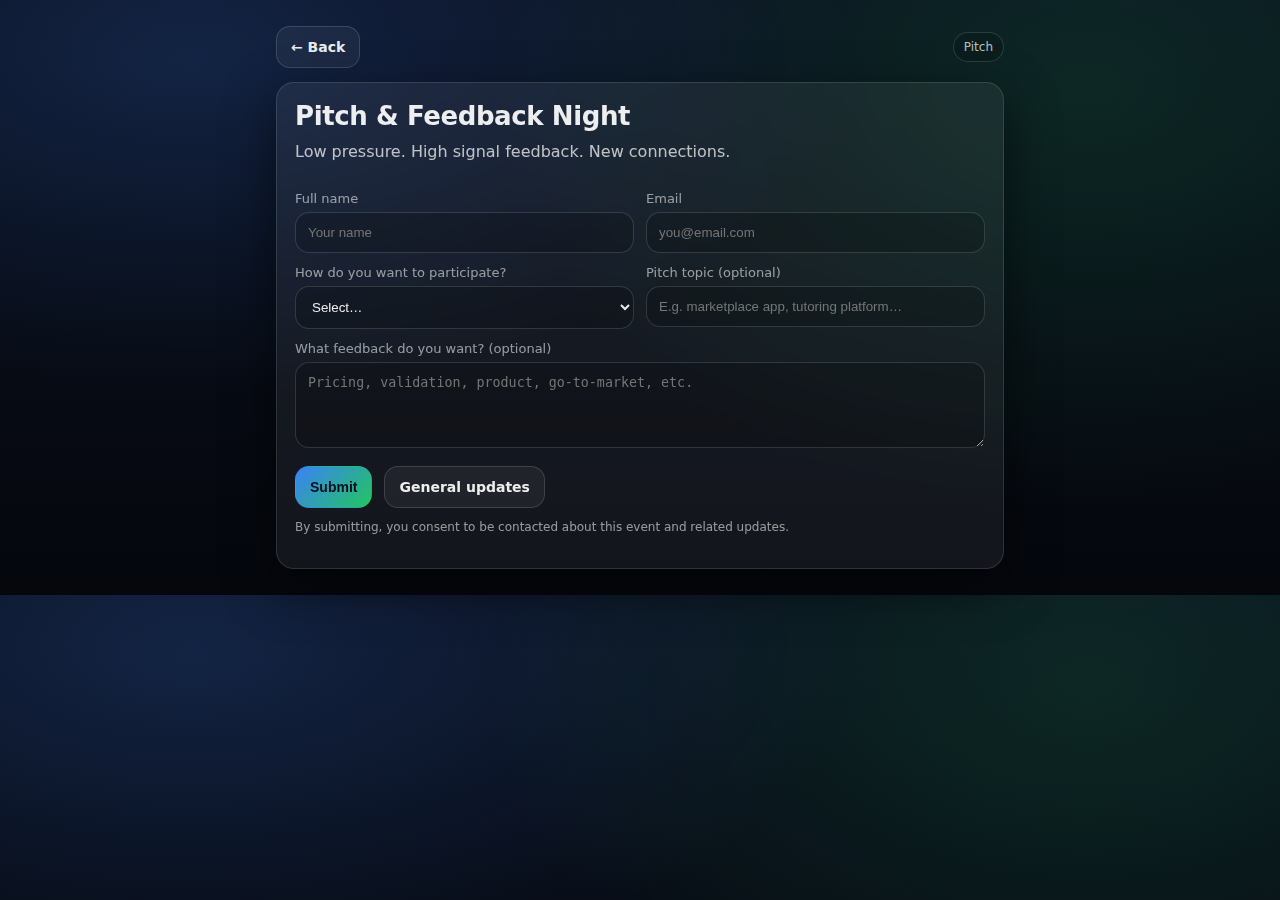
<file: forms-pitch.html>
<!doctype html>
<html lang="en">
<head>
  <meta charset="utf-8" />
  <meta name="viewport" content="width=device-width, initial-scale=1" />
  <title>Pitch & Feedback Night | Interest Form</title>
  <meta name="description" content="Register interest for Pitch & Feedback Night." />
  <link rel="stylesheet" href="forms-shared.css">
</head>
<body>
  <main class="wrap">
    <div class="topbar">
      <a class="btn" href="index.html#events">← Back</a>
      <span class="pill">Pitch</span>
    </div>

    <section class="card">
      <h1>Pitch & Feedback Night</h1>
      <p>Low pressure. High signal feedback. New connections.</p>

      <form action="https://formspree.io/f/xpqjzqzn" method="POST">
        <input type="hidden" name="_redirect" value="https://dansok4.github.io/enterprise-society-site/thanks.html">
<input type="hidden" name="form_type" value="Pitch & Feedback Night">
<input type="hidden" name="source" value="Enterprise Society website">
        <input type="hidden" name="track" value="Pitch & Feedback Night" />
        

        <div class="row">
          <div>
            <label for="name">Full name</label>
            <input id="name" name="name" type="text" required placeholder="Your name" />
          </div>
          <div>
            <label for="email">Email</label>
            <input id="email" name="email" type="email" required placeholder="you@email.com" />
          </div>
        </div>

        <div class="row">
          <div>
            <label for="participation">How do you want to participate?</label>
            <select id="participation" name="participation" required>
              <option value="" disabled selected>Select…</option>
              <option>Pitching</option>
              <option>Giving feedback</option>
              <option>Just attending</option>
            </select>
          </div>
          <div>
            <label for="topic">Pitch topic (optional)</label>
            <input id="topic" name="topic" type="text" placeholder="E.g. marketplace app, tutoring platform…" />
          </div>
        </div>

        <label for="note">What feedback do you want? (optional)</label>
        <textarea id="note" name="note" rows="4" placeholder="Pricing, validation, product, go-to-market, etc."></textarea>

        <div class="actions">
          <button class="btn primary" type="submit">Submit</button>
          <a class="btn" href="signup.html">General updates</a>
        </div>

        <p class="small">By submitting, you consent to be contacted about this event and related updates.</p>
      </form>
    </section>
  </main>
</body>
</html>
</file>
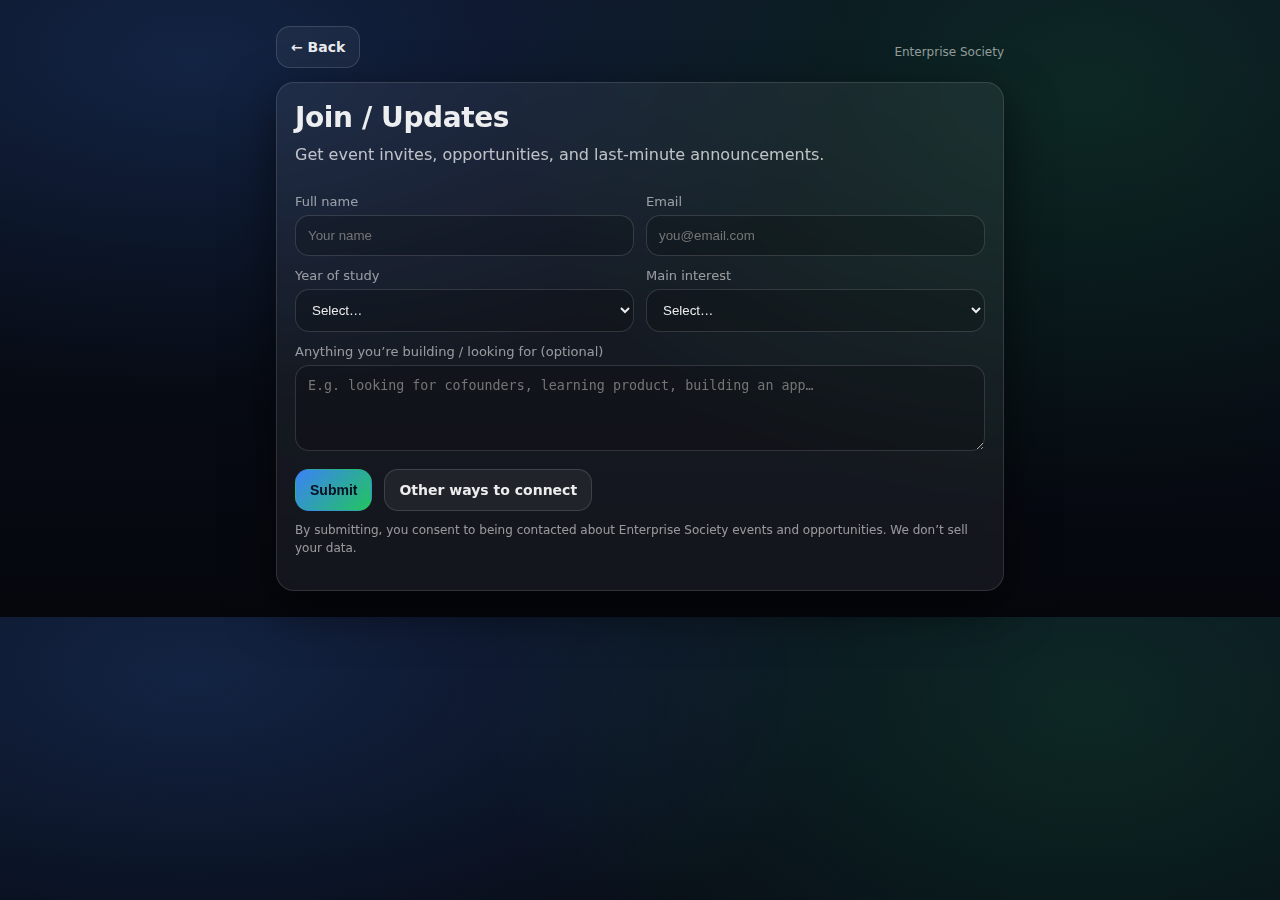
<file: signup.html>
<!doctype html>
<html lang="en">
<head>
  <meta charset="utf-8" />
  <meta name="viewport" content="width=device-width, initial-scale=1" />
  <title>Sign Up | Enterprise Society</title>
  <meta name="description" content="Sign up for Enterprise Society updates and events." />
  <style>
    :root{
      --card: rgba(255,255,255,0.06);
      --stroke: rgba(255,255,255,0.12);
      --text: rgba(255,255,255,0.92);
      --muted: rgba(255,255,255,0.72);
      --soft: rgba(255,255,255,0.56);
      --shadow: 0 18px 50px rgba(0,0,0,0.55);
      --radius: 18px;
      --max: 780px;
    }
    *{ box-sizing:border-box; }
    html,body{
      margin:0; padding:0;
      font-family: ui-sans-serif, system-ui, -apple-system, Segoe UI, Roboto, Inter, Arial;
      background:
        radial-gradient(1200px 600px at 15% 10%, rgba(59,130,246,0.18), transparent 55%),
        radial-gradient(1000px 700px at 85% 15%, rgba(34,197,94,0.14), transparent 60%),
        linear-gradient(180deg, #0a0f1d 0%, #070b14 60%, #05070d 100%);
      color: var(--text);
    }
    a{ color:inherit; text-decoration:none; }
    .wrap{ max-width: var(--max); margin: 0 auto; padding: 26px; }
    .card{
      background: var(--card);
      border: 1px solid var(--stroke);
      border-radius: var(--radius);
      padding: 18px;
      box-shadow: var(--shadow);
      backdrop-filter: blur(6px);
    }
    h1{ margin: 0 0 8px; font-size: 28px; letter-spacing:-0.4px; }
    p{ margin: 0 0 14px; color: var(--muted); line-height:1.6; }
    label{ display:block; font-size: 13px; color: var(--soft); margin: 12px 0 6px; }
    input, select, textarea{
      width:100%;
      padding: 12px 12px;
      border-radius: 14px;
      border: 1px solid rgba(255,255,255,0.14);
      background: rgba(0,0,0,0.18);
      color: var(--text);
      outline: none;
    }
    input:focus, select:focus, textarea:focus{
      border-color: rgba(59,130,246,0.55);
      box-shadow: 0 0 0 4px rgba(59,130,246,0.14);
    }
    .row{ display:grid; grid-template-columns: 1fr; gap: 12px; }
    @media (min-width: 720px){ .row{ grid-template-columns: 1fr 1fr; } }
    .btn{
      display:inline-flex; align-items:center; justify-content:center;
      gap:10px;
      padding: 12px 14px;
      border-radius: 14px;
      border: 1px solid rgba(255,255,255,0.14);
      background: rgba(255,255,255,0.05);
      color: var(--text);
      font-weight: 700;
      font-size: 14px;
      cursor:pointer;
    }
    .btn.primary{
      border-color: transparent;
      background: linear-gradient(135deg, rgba(59,130,246,1), rgba(34,197,94,1));
      color: #07101f;
    }
    .actions{ display:flex; gap:12px; flex-wrap:wrap; margin-top: 14px; }
    .small{ font-size: 12px; color: var(--soft); line-height: 1.55; margin-top: 10px; }
    .topbar{ display:flex; align-items:center; justify-content:space-between; gap:10px; margin-bottom: 14px; }
  </style>
</head>

<body>
  <main class="wrap">
    <div class="topbar">
      <a class="btn" href="index.html">← Back</a>
      <span class="small">Enterprise Society</span>
    </div>

    <section class="card">
      <h1>Join / Updates</h1>
      <p>Get event invites, opportunities, and last-minute announcements.</p>

      <!-- NETLIFY FORMS: works when deployed on Netlify -->
      <form name="enterprise-signup" method="POST" data-netlify="true" netlify-honeypot="bot-field" action="/thanks.html">
        <!-- Honeypot (anti-spam) -->
        <input type="hidden" name="form-name" value="enterprise-signup" />
        <p style="display:none;">
          <label>Don’t fill this out: <input name="bot-field" /></label>
        </p>

        <div class="row">
          <div>
            <label for="name">Full name</label>
            <input id="name" name="name" type="text" required placeholder="Your name" />
          </div>
          <div>
            <label for="email">Email</label>
            <input id="email" name="email" type="email" required placeholder="you@email.com" />
          </div>
        </div>

        <div class="row">
          <div>
            <label for="year">Year of study</label>
            <select id="year" name="year" required>
              <option value="" disabled selected>Select…</option>
              <option>Foundation</option>
              <option>Year 1</option>
              <option>Year 2</option>
              <option>Year 3</option>
              <option>Postgraduate</option>
              <option>Other</option>
            </select>
          </div>
          <div>
            <label for="interest">Main interest</label>
            <select id="interest" name="interest" required>
              <option value="" disabled selected>Select…</option>
              <option>Starting a business</option>
              <option>Joining a startup</option>
              <option>Pitching an idea</option>
              <option>Workshops / skills</option>
              <option>Networking</option>
              <option>Investing / VC curiosity</option>
            </select>
          </div>
        </div>

        <label for="note">Anything you’re building / looking for (optional)</label>
        <textarea id="note" name="note" rows="4" placeholder="E.g. looking for cofounders, learning product, building an app…"></textarea>

        <div class="actions">
          <button class="btn primary" type="submit">Submit</button>
          <a class="btn" href="index.html#connect">Other ways to connect</a>
        </div>

        <p class="small">
          By submitting, you consent to being contacted about Enterprise Society events and opportunities.
          We don’t sell your data.
        </p>
      </form>
    </section>
  </main>
</body>
</html>
</file>
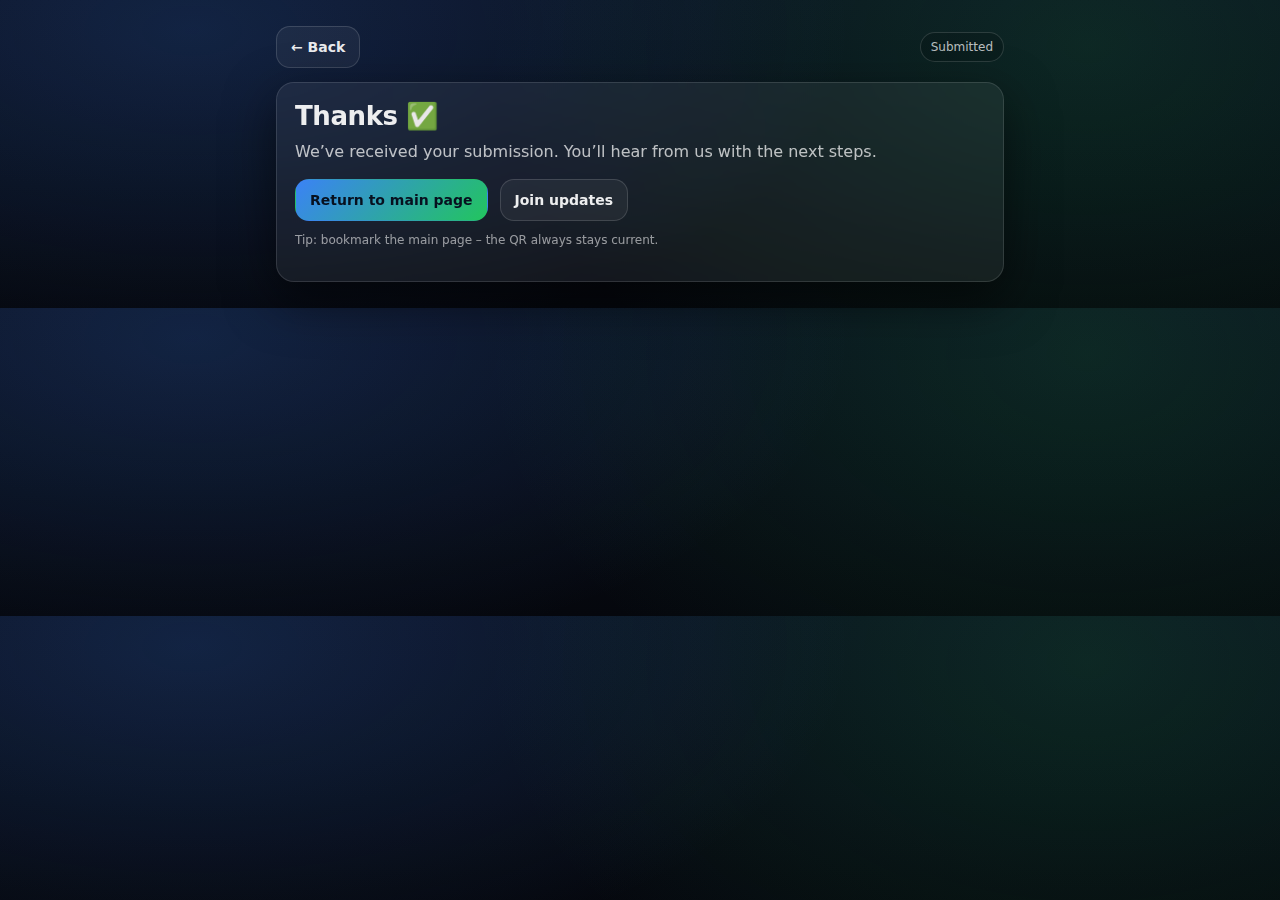
<file: thanks.html>
<!doctype html>
<html lang="en">
<head>
  <meta charset="utf-8" />
  <meta name="viewport" content="width=device-width, initial-scale=1" />
  <title>Thanks | Enterprise Society</title>
  <link rel="stylesheet" href="forms-shared.css">
</head>
<body>
  <main class="wrap">
    <div class="topbar">
      <a class="btn" href="index.html">← Back</a>
      <span class="pill">Submitted</span>
    </div>

    <section class="card">
      <h1>Thanks ✅</h1>
      <p>We’ve received your submission. You’ll hear from us with the next steps.</p>
      <div class="actions">
        <a class="btn primary" href="index.html">Return to main page</a>
        <a class="btn" href="signup.html">Join updates</a>
      </div>
      <p class="small">Tip: bookmark the main page – the QR always stays current.</p>
    </section>
  </main>
</body>
</html>
</file>
<file: about-pages.css>
:root{
  --card: rgba(255,255,255,0.06);
  --stroke: rgba(255,255,255,0.12);
  --text: rgba(255,255,255,0.92);
  --muted: rgba(255,255,255,0.72);
  --soft: rgba(255,255,255,0.56);
  --shadow: 0 18px 50px rgba(0,0,0,0.55);
  --radius: 18px;
  --max: 980px;
}
*{ box-sizing:border-box; }
html,body{
  margin:0; padding:0;
  font-family: ui-sans-serif, system-ui, -apple-system, Segoe UI, Roboto, Inter, Arial;
  background:
    radial-gradient(1200px 600px at 15% 10%, rgba(59,130,246,0.18), transparent 55%),
    radial-gradient(1000px 700px at 85% 15%, rgba(34,197,94,0.14), transparent 60%),
    linear-gradient(180deg, #0a0f1d 0%, #070b14 60%, #05070d 100%);
  color: var(--text);
}
a{ color:inherit; text-decoration:none; }
.wrap{ max-width: var(--max); margin: 0 auto; padding: 26px; }

.nav{
  position: sticky; top:0; z-index: 50;
  backdrop-filter: blur(10px);
  background: rgba(11,15,25,0.65);
  border-bottom: 1px solid var(--stroke);
}
.nav-inner{
  max-width: var(--max);
  margin:0 auto;
  padding: 14px 24px;
  display:flex;
  align-items:center;
  justify-content:space-between;
  gap:12px;
}
.brand{
  display:flex; align-items:center; gap:10px;
  font-weight:700;
  letter-spacing: 0.2px;
}
.logo{
  width:40px; height:40px;
  display:flex; align-items:center; justify-content:center;
  background:none; border:none; box-shadow:none;
  color: rgba(255,255,255,0.95);
}
.logo svg{
  width:26px; height:26px;
  filter: drop-shadow(0 2px 6px rgba(0,0,0,0.35));
}
.navlinks{ display:flex; gap:14px; flex-wrap:wrap; }
.navlinks a{
  color: var(--muted);
  font-size: 14px;
  padding: 8px 10px;
  border-radius: 12px;
  border: 1px solid transparent;
}
.navlinks a:hover{
  color: var(--text);
  border-color: var(--stroke);
  background: rgba(255,255,255,0.04);
}

.card{
  background: rgba(255,255,255,0.05);
  border: 1px solid rgba(255,255,255,0.08);
  border-radius: var(--radius);
  padding: 16px;
  box-shadow: var(--shadow);
}
.hero-media{
  margin-top: 14px;
  border-radius: var(--radius);
  overflow: hidden;
  border: 1px solid var(--stroke);
  background: rgba(255,255,255,0.03);
  position: relative;
}
.hero-media img{
  width: 100%;
  height: 320px;
  object-fit: cover;
  display:block;
}
@media (min-width: 820px){ .hero-media img{ height: 420px; } }

.overlay{
  position:absolute; inset:0;
  background:
    linear-gradient(180deg, rgba(10,15,29,0.20) 0%, rgba(10,15,29,0.80) 100%),
    radial-gradient(800px 300px at 50% 20%, rgba(59,130,246,0.18), transparent 60%);
  pointer-events:none;
}

h1{
  margin: 16px 0 8px;
  font-size: clamp(28px, 4.4vw, 44px);
  line-height: 1.08;
  letter-spacing: -0.6px;
}
p{ margin: 0 0 12px; color: var(--muted); line-height:1.6; }

.pill{
  display:inline-flex;
  padding: 7px 10px;
  border-radius: 999px;
  border: 1px solid rgba(255,255,255,0.14);
  background: rgba(0,0,0,0.14);
  color: var(--muted);
  font-size: 12px;
}
.grid{ display:grid; gap: 14px; grid-template-columns: 1fr; margin-top: 14px; }
@media (min-width: 860px){ .grid{ grid-template-columns: 1fr 1fr; } }

.btn{
  display:inline-flex;
  align-items:center;
  justify-content:center;
  gap:10px;
  padding: 12px 14px;
  border-radius: 14px;
  border: 1px solid rgba(255,255,255,0.14);
  background: rgba(255,255,255,0.05);
  color: var(--text);
  font-weight: 700;
  font-size: 14px;
}
.btn.primary{
  border-color: transparent;
  background: linear-gradient(135deg, rgba(59,130,246,1), rgba(34,197,94,1));
  color: #07101f;
}
.actions{ display:flex; gap: 12px; flex-wrap:wrap; margin-top: 10px; }
.small{ font-size: 12px; color: var(--soft); line-height: 1.55; }
.divider{ height: 1px; background: var(--stroke); margin: 14px 0; opacity: .8; }
</file>
<file: forms-shared.css>
:root{
  --card: rgba(255,255,255,0.06);
  --stroke: rgba(255,255,255,0.12);
  --text: rgba(255,255,255,0.92);
  --muted: rgba(255,255,255,0.72);
  --soft: rgba(255,255,255,0.56);
  --shadow: 0 18px 50px rgba(0,0,0,0.55);
  --radius: 18px;
  --max: 780px;
}
*{ box-sizing:border-box; }
html,body{
  margin:0; padding:0;
  font-family: ui-sans-serif, system-ui, -apple-system, Segoe UI, Roboto, Inter, Arial;
  background:
    radial-gradient(1200px 600px at 15% 10%, rgba(59,130,246,0.18), transparent 55%),
    radial-gradient(1000px 700px at 85% 15%, rgba(34,197,94,0.14), transparent 60%),
    linear-gradient(180deg, #0a0f1d 0%, #070b14 60%, #05070d 100%);
  color: var(--text);
}
a{ color:inherit; text-decoration:none; }
.wrap{ max-width: var(--max); margin: 0 auto; padding: 26px; }
.card{
  background: var(--card);
  border: 1px solid var(--stroke);
  border-radius: var(--radius);
  padding: 18px;
  box-shadow: var(--shadow);
  backdrop-filter: blur(6px);
}
h1{ margin:0 0 8px; font-size:26px; letter-spacing:-0.4px; }
p{ margin:0 0 14px; color: var(--muted); line-height:1.6; }
label{ display:block; font-size:13px; color: var(--soft); margin: 12px 0 6px; }
input,select,textarea{
  width:100%;
  padding: 12px;
  border-radius: 14px;
  border: 1px solid rgba(255,255,255,0.14);
  background: rgba(0,0,0,0.18);
  color: var(--text);
  outline:none;
}
input:focus,select:focus,textarea:focus{
  border-color: rgba(59,130,246,0.55);
  box-shadow: 0 0 0 4px rgba(59,130,246,0.14);
}
.row{ display:grid; grid-template-columns: 1fr; gap: 12px; }
@media (min-width: 720px){ .row{ grid-template-columns: 1fr 1fr; } }
.btn{
  display:inline-flex;
  align-items:center;
  justify-content:center;
  gap:10px;
  padding: 12px 14px;
  border-radius: 14px;
  border: 1px solid rgba(255,255,255,0.14);
  background: rgba(255,255,255,0.05);
  color: var(--text);
  font-weight: 700;
  font-size: 14px;
  cursor:pointer;
}
.btn.primary{
  border-color: transparent;
  background: linear-gradient(135deg, rgba(59,130,246,1), rgba(34,197,94,1));
  color: #07101f;
}
.actions{ display:flex; gap:12px; flex-wrap:wrap; margin-top: 14px; }
.small{ font-size: 12px; color: var(--soft); line-height: 1.55; margin-top: 10px; }
.topbar{ display:flex; align-items:center; justify-content:space-between; gap:10px; margin-bottom: 14px; }
.pill{
  display:inline-flex;
  padding: 7px 10px;
  border-radius: 999px;
  border: 1px solid rgba(255,255,255,0.14);
  background: rgba(0,0,0,0.14);
  color: var(--muted);
  font-size: 12px;
}
</file>
